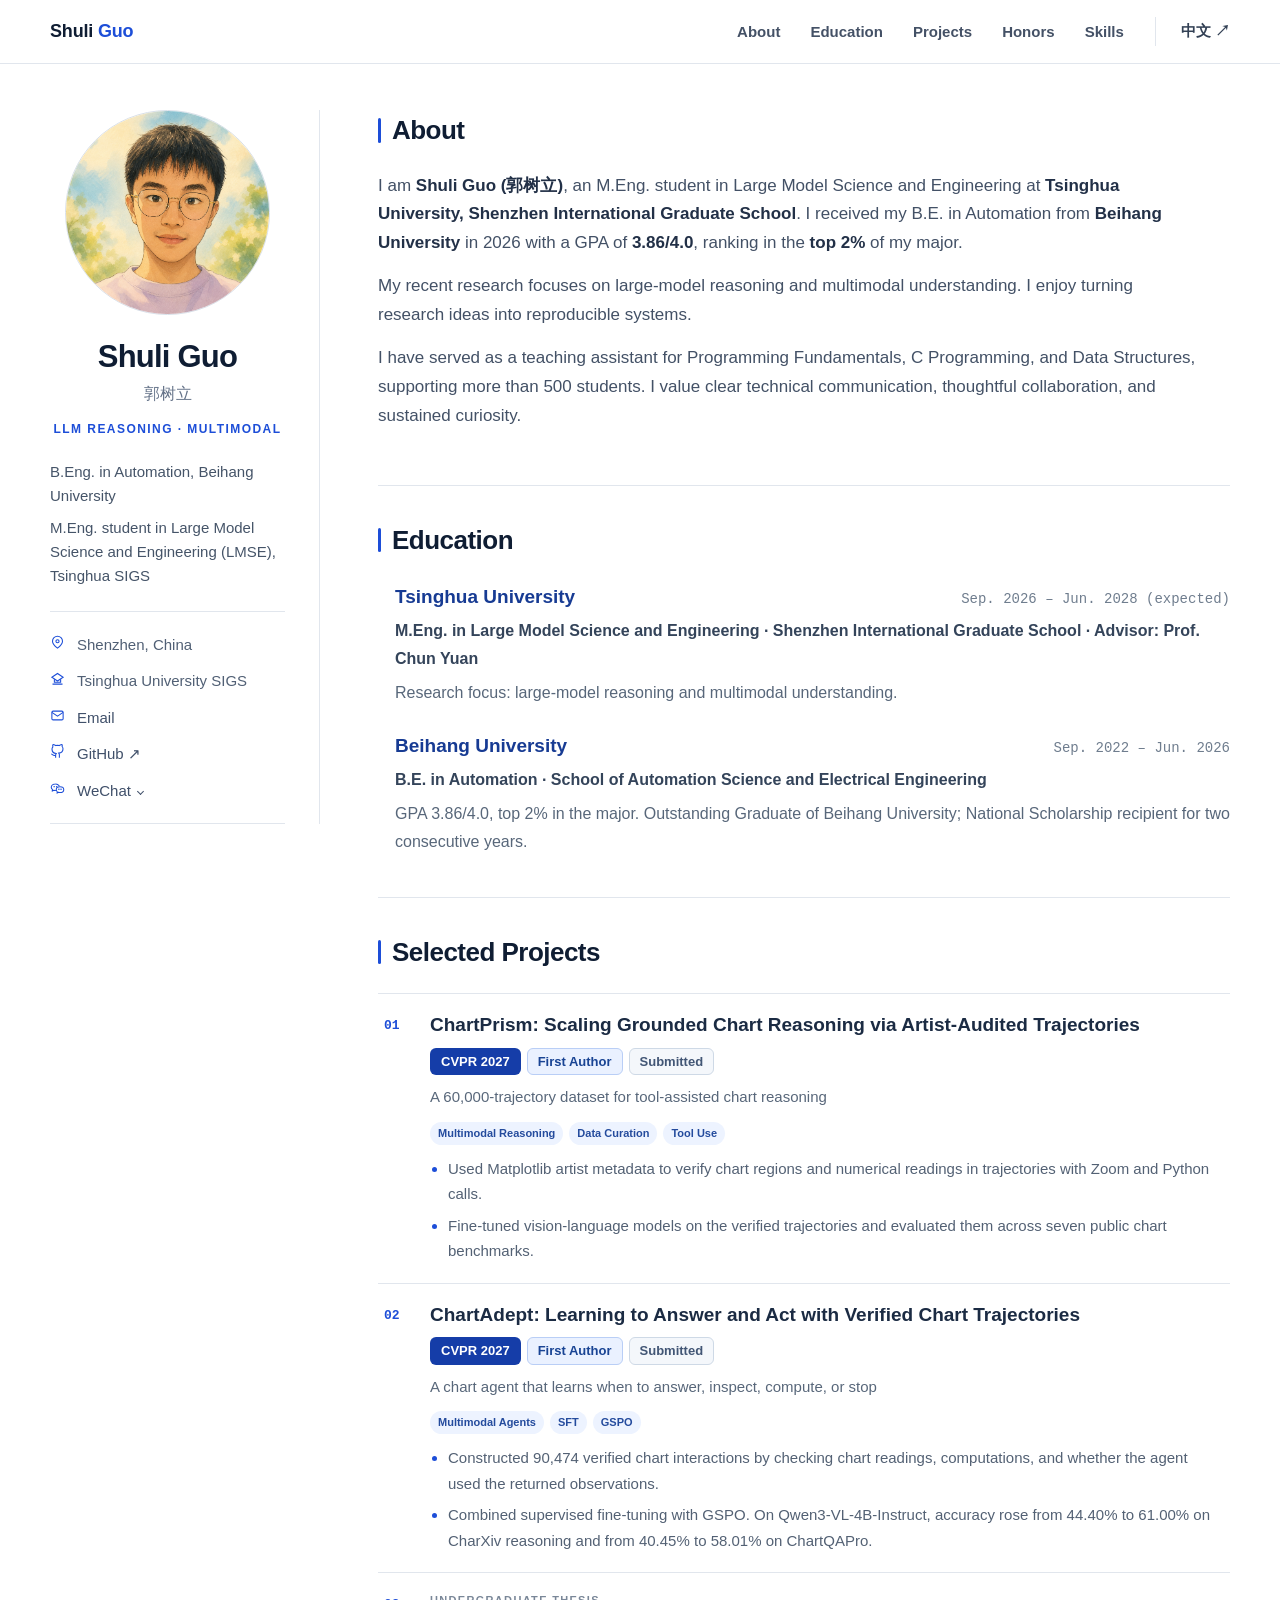
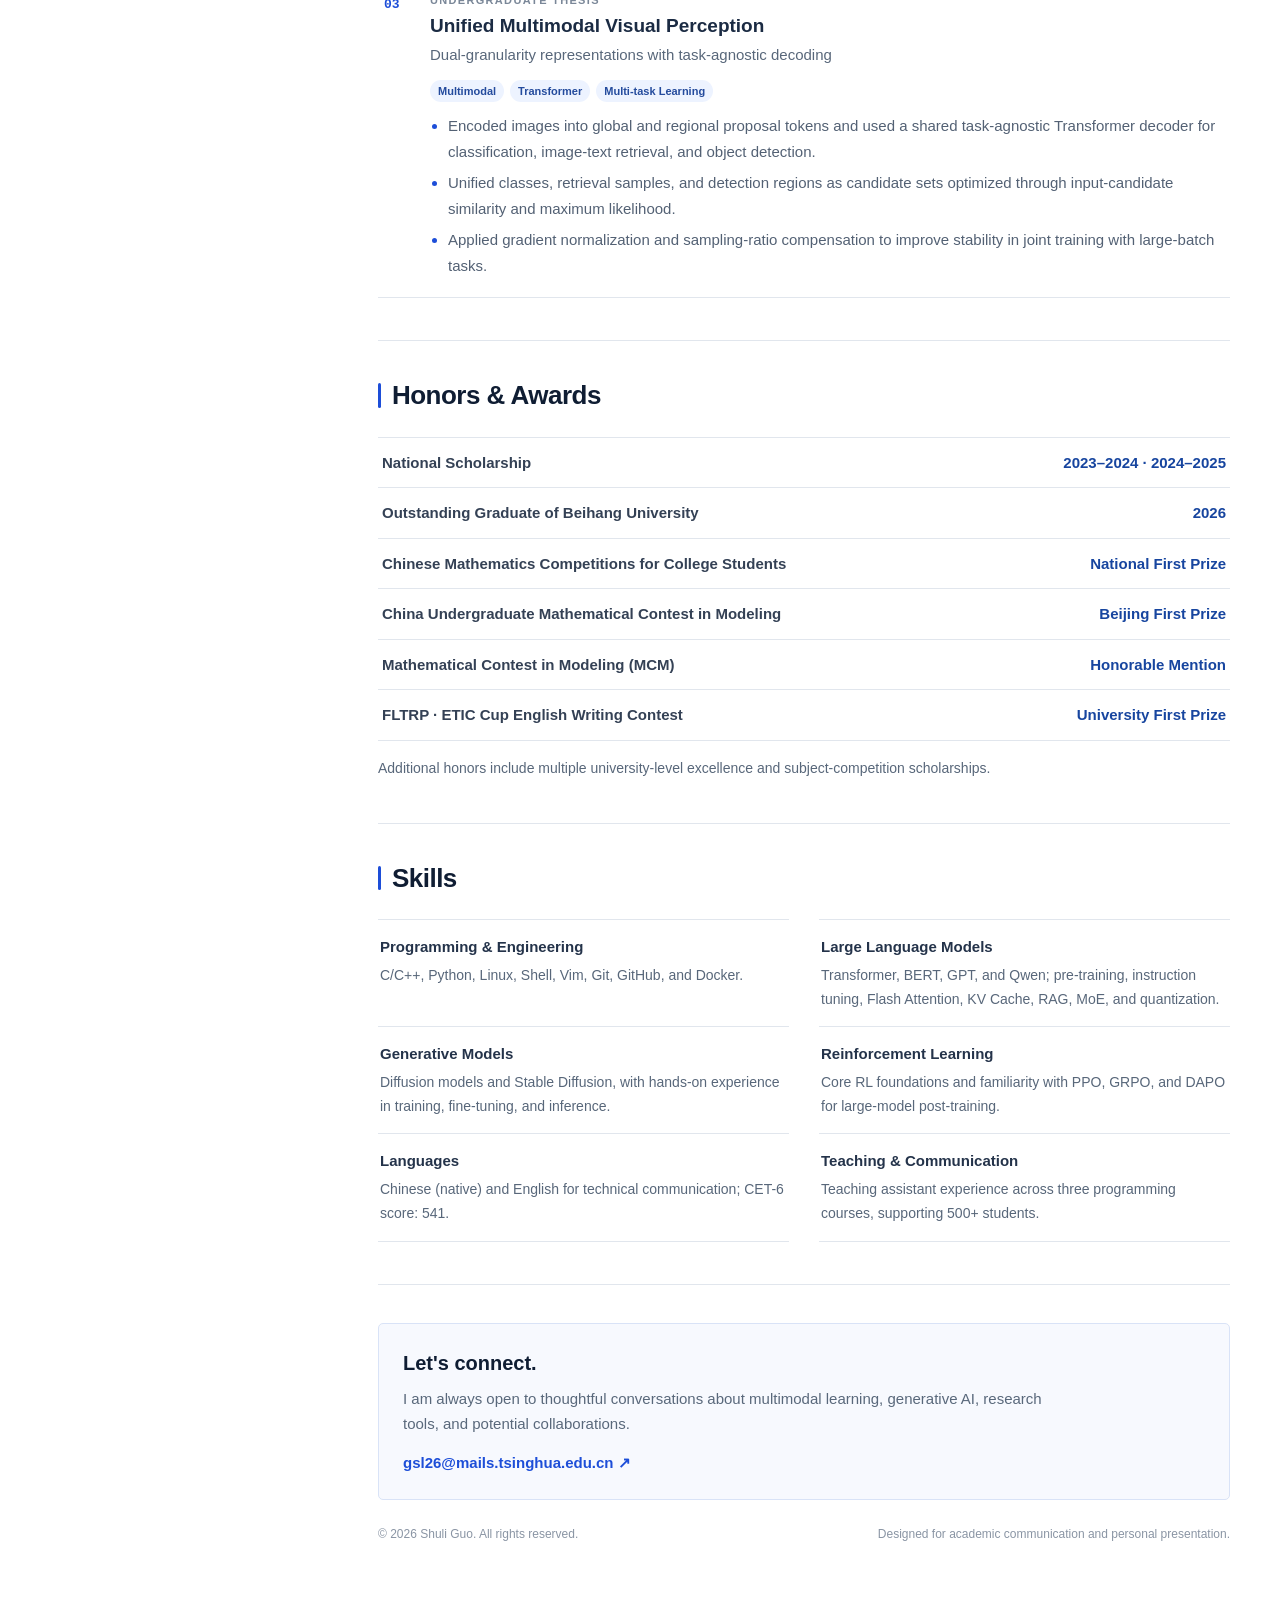
<file: site/index.html>
<!doctype html>
<html lang="en">
<head>
  <meta charset="utf-8">
  <meta name="viewport" content="width=device-width, initial-scale=1">
  <title>Shuli Guo — Homepage</title>
  <meta name="description" content="Shuli Guo — large language models, generative AI, multimodal perception, and research agents.">
  <link rel="canonical" href="https://baymaxthu.github.io/">
  <link rel="alternate" hreflang="en" href="https://baymaxthu.github.io/">
  <link rel="alternate" hreflang="zh-CN" href="https://baymaxthu.github.io/zh/">
  <meta property="og:type" content="website">
  <meta property="og:title" content="Shuli Guo — Homepage">
  <meta property="og:description" content="Large Language Models · Generative AI · Multimodal Perception">
  <meta property="og:url" content="https://baymaxthu.github.io/">
  <meta property="og:image" content="https://baymaxthu.github.io/assets/img/og.png">
  <link rel="stylesheet" href="assets/css/main.css?v=qr-dialog">
</head>
<body>
  <header class="masthead">
    <div class="masthead-inner">
      <a class="site-title" href="#about">Shuli <span>Guo</span></a>
      <nav class="nav-links" aria-label="Primary navigation">
        <a href="#about">About</a>
        <a href="#education">Education</a>
        <a href="#projects">Projects</a>
        <a href="#honors">Honors</a>
        <a href="#skills">Skills</a>
      </nav>
      <div class="language-switch">
        <a href="zh/" lang="zh-CN" aria-label="切换到中文">中文 <span aria-hidden="true">↗</span></a>
      </div>
    </div>
  </header>

  <main class="page-shell">
    <aside class="profile" aria-label="Profile">
      <div class="avatar"><img src="assets/img/avatar.png" alt="Portrait of Shuli Guo"></div>
      <h1>Shuli Guo</h1>
      <p class="cn-name">郭树立</p>
      <p class="keywords">LLM REASONING · MULTIMODAL</p>
      <p class="bio education-bio">
        <span>B.Eng. in Automation, Beihang University</span>
        <span>M.Eng. student in Large Model Science and Engineering (LMSE), Tsinghua SIGS</span>
      </p>

      <ul class="profile-meta">
        <li>
          <svg viewBox="0 0 24 24" fill="none" stroke="currentColor"><path d="M20 10c0 5-8 11-8 11S4 15 4 10a8 8 0 1 1 16 0Z"/><circle cx="12" cy="10" r="2.5"/></svg>
          <span>Shenzhen, China</span>
        </li>
        <li>
          <svg viewBox="0 0 24 24" fill="none" stroke="currentColor"><path d="m3 10 9-6 9 6-9 6-9-6Z"/><path d="M7 13v5h10v-5M4 21h16"/></svg>
          <span>Tsinghua University SIGS</span>
        </li>
        <li>
          <svg viewBox="0 0 24 24" fill="none" stroke="currentColor"><rect x="3" y="5" width="18" height="14" rx="2"/><path d="m3 7 9 6 9-6"/></svg>
          <a href="mailto:gsl26@mails.tsinghua.edu.cn">Email</a>
        </li>
        <li>
          <svg viewBox="0 0 24 24" fill="none" stroke="currentColor"><path d="M15 22v-4a4.8 4.8 0 0 0-1-3.5c3.3-.4 6.8-1.6 6.8-7A5.4 5.4 0 0 0 19.4 4 5 5 0 0 0 19.3 1S18.2.6 15 2.5a13.4 13.4 0 0 0-6 0C5.8.6 4.7 1 4.7 1a5 5 0 0 0-.1 3.5 5.4 5.4 0 0 0-1.4 3.7c0 5.4 3.5 6.6 6.8 7A4.8 4.8 0 0 0 9 18v4"/><path d="M9 18c-4.5 1.4-5-2-7-2"/></svg>
          <a href="https://github.com/BaymaxTHU" target="_blank" rel="noreferrer">GitHub ↗</a>
        </li>
        <li class="wechat-contact">
          <svg viewBox="0 0 24 24" fill="none" stroke="currentColor" stroke-linecap="round" stroke-linejoin="round" aria-hidden="true">
            <path d="M14.6 7.7a6.7 6.7 0 0 0-5.8-3C5.1 4.7 2 7 2 10c0 1.5.8 2.9 2.1 3.8l-.6 2.4 2.8-1.5a9 9 0 0 0 2.5.4"/>
            <path d="M22 13.8c0 2.6-2.7 4.7-6 4.7-.8 0-1.6-.1-2.3-.4l-2.4 1.3.5-2.1a4.3 4.3 0 0 1-1.8-3.5c0-2.6 2.7-4.7 6-4.7s6 2.1 6 4.7Z"/>
            <path d="M6.6 9h.1m3.9 0h.1m3.5 4.1h.1m3.3 0h.1" stroke-width="2.3"/>
          </svg>
          <details class="wechat-details">
            <summary>WeChat</summary>
            <div class="wechat-account">
              <span class="wechat-id">BayMaxxyyds</span>
              <button class="wechat-copy" type="button" aria-label="Copy WeChat ID" hidden>Copy</button>
            </div>
            <span class="wechat-status" role="status" data-copied="WeChat ID copied" data-fallback="WeChat ID selected. Copy it manually."></span>
            <a class="wechat-qr" href="assets/img/wechat-qr.png">WeChat QR code</a>
          </details>
        </li>
      </ul>
    </aside>

    <article class="content">
      <section id="about" class="intro anchor">
        <div class="section-title"><h2>About</h2></div>
        <p>
          I am <strong>Shuli Guo (郭树立)</strong>, an M.Eng. student in Large Model Science and Engineering at <strong>Tsinghua University, Shenzhen International Graduate School</strong>. I received my B.E. in Automation from <strong>Beihang University</strong> in 2026 with a GPA of <strong>3.86/4.0</strong>, ranking in the <strong>top 2%</strong> of my major.
        </p>
        <p>
          My recent research focuses on large-model reasoning and multimodal understanding. I enjoy turning research ideas into reproducible systems.
        </p>
        <p>
          I have served as a teaching assistant for Programming Fundamentals, C Programming, and Data Structures, supporting more than 500 students. I value clear technical communication, thoughtful collaboration, and sustained curiosity.
        </p>
      </section>

      <section id="education" class="section anchor">
        <div class="section-title"><h2>Education</h2><span>02</span></div>
        <div class="cv-list">
          <div class="cv-item">
            <div class="cv-header"><h3>Tsinghua University</h3><time>Sep. 2026 – Jun. 2028 (expected)</time></div>
            <div class="cv-meta">M.Eng. in Large Model Science and Engineering · Shenzhen International Graduate School · Advisor: Prof. Chun Yuan</div>
            <p>Research focus: large-model reasoning and multimodal understanding.</p>
          </div>
          <div class="cv-item">
            <div class="cv-header"><h3>Beihang University</h3><time>Sep. 2022 – Jun. 2026</time></div>
            <div class="cv-meta">B.E. in Automation · School of Automation Science and Electrical Engineering</div>
            <p>GPA 3.86/4.0, top 2% in the major. Outstanding Graduate of Beihang University; National Scholarship recipient for two consecutive years.</p>
          </div>
        </div>
      </section>

      <section id="projects" class="section anchor">
        <div class="section-title"><h2>Selected Projects</h2><span>03</span></div>
        <div class="project-list">
          <article class="project">
            <div class="project-index">01</div>
            <div class="project-body">
              <h3>ChartPrism: Scaling Grounded Chart Reasoning via Artist-Audited Trajectories</h3>
              <p class="publication-status">
                <strong class="publication-venue">CVPR 2027</strong>
                <strong class="publication-author">First Author</strong>
                <span class="publication-stage">Submitted</span>
              </p>
              <p class="project-subtitle">A 60,000-trajectory dataset for tool-assisted chart reasoning</p>
              <div class="project-tags"><span>Multimodal Reasoning</span><span>Data Curation</span><span>Tool Use</span></div>
              <ul>
                <li>Used Matplotlib artist metadata to verify chart regions and numerical readings in trajectories with Zoom and Python calls.</li>
                <li>Fine-tuned vision-language models on the verified trajectories and evaluated them across seven public chart benchmarks.</li>
              </ul>
            </div>
          </article>

          <article class="project">
            <div class="project-index">02</div>
            <div class="project-body">
              <h3>ChartAdept: Learning to Answer and Act with Verified Chart Trajectories</h3>
              <p class="publication-status">
                <strong class="publication-venue">CVPR 2027</strong>
                <strong class="publication-author">First Author</strong>
                <span class="publication-stage">Submitted</span>
              </p>
              <p class="project-subtitle">A chart agent that learns when to answer, inspect, compute, or stop</p>
              <div class="project-tags"><span>Multimodal Agents</span><span>SFT</span><span>GSPO</span></div>
              <ul>
                <li>Constructed 90,474 verified chart interactions by checking chart readings, computations, and whether the agent used the returned observations.</li>
                <li>Combined supervised fine-tuning with GSPO. On Qwen3-VL-4B-Instruct, accuracy rose from 44.40% to 61.00% on CharXiv reasoning and from 40.45% to 58.01% on ChartQAPro.</li>
              </ul>
            </div>
          </article>

          <article class="project">
            <div class="project-index">03</div>
            <div class="project-body">
              <p class="project-label">Undergraduate Thesis</p>
              <h3>Unified Multimodal Visual Perception</h3>
              <p class="project-subtitle">Dual-granularity representations with task-agnostic decoding</p>
              <div class="project-tags"><span>Multimodal</span><span>Transformer</span><span>Multi-task Learning</span></div>
              <ul>
                <li>Encoded images into global and regional proposal tokens and used a shared task-agnostic Transformer decoder for classification, image-text retrieval, and object detection.</li>
                <li>Unified classes, retrieval samples, and detection regions as candidate sets optimized through input-candidate similarity and maximum likelihood.</li>
                <li>Applied gradient normalization and sampling-ratio compensation to improve stability in joint training with large-batch tasks.</li>
              </ul>
            </div>
          </article>
        </div>
      </section>

      <section id="honors" class="section anchor">
        <div class="section-title"><h2>Honors &amp; Awards</h2><span>04</span></div>
        <div class="honors">
          <div class="honor"><strong>National Scholarship</strong><span>2023–2024 · 2024–2025</span></div>
          <div class="honor"><strong>Outstanding Graduate of Beihang University</strong><span>2026</span></div>
          <div class="honor"><strong>Chinese Mathematics Competitions for College Students</strong><span>National First Prize</span></div>
          <div class="honor"><strong>China Undergraduate Mathematical Contest in Modeling</strong><span>Beijing First Prize</span></div>
          <div class="honor"><strong>Mathematical Contest in Modeling (MCM)</strong><span>Honorable Mention</span></div>
          <div class="honor"><strong>FLTRP · ETIC Cup English Writing Contest</strong><span>University First Prize</span></div>
        </div>
        <p class="honor-note">Additional honors include multiple university-level excellence and subject-competition scholarships.</p>
      </section>

      <section id="skills" class="section anchor">
        <div class="section-title"><h2>Skills</h2><span>05</span></div>
        <div class="skills-grid">
          <div class="skill"><h3>Programming &amp; Engineering</h3><p>C/C++, Python, Linux, Shell, Vim, Git, GitHub, and Docker.</p></div>
          <div class="skill"><h3>Large Language Models</h3><p>Transformer, BERT, GPT, and Qwen; pre-training, instruction tuning, Flash Attention, KV Cache, RAG, MoE, and quantization.</p></div>
          <div class="skill"><h3>Generative Models</h3><p>Diffusion models and Stable Diffusion, with hands-on experience in training, fine-tuning, and inference.</p></div>
          <div class="skill"><h3>Reinforcement Learning</h3><p>Core RL foundations and familiarity with PPO, GRPO, and DAPO for large-model post-training.</p></div>
          <div class="skill"><h3>Languages</h3><p>Chinese (native) and English for technical communication; CET-6 score: 541.</p></div>
          <div class="skill"><h3>Teaching &amp; Communication</h3><p>Teaching assistant experience across three programming courses, supporting 500+ students.</p></div>
        </div>
      </section>

      <section class="section anchor" id="contact">
        <div class="contact-box">
          <h2>Let&apos;s connect.</h2>
          <p>I am always open to thoughtful conversations about multimodal learning, generative AI, research tools, and potential collaborations.</p>
          <a href="mailto:gsl26@mails.tsinghua.edu.cn">gsl26@mails.tsinghua.edu.cn ↗</a>
        </div>
        <footer class="page-footer"><span>© 2026 Shuli Guo. All rights reserved.</span><span>Designed for academic communication and personal presentation.</span></footer>
      </section>
    </article>
  </main>
  <dialog class="wechat-dialog" id="wechat-qr-dialog" aria-labelledby="wechat-qr-title">
    <div class="wechat-dialog-header">
      <h2 id="wechat-qr-title">WeChat QR code</h2>
      <form method="dialog"><button class="wechat-copy" autofocus>Close</button></form>
    </div>
    <img src="assets/img/wechat-qr.png" alt="WeChat QR code for BayMaxxyyds" width="736" height="736" loading="lazy">
  </dialog>
  <script src="assets/js/wechat.js?v=qr-dialog" defer></script>
</body>
</html>
</file>
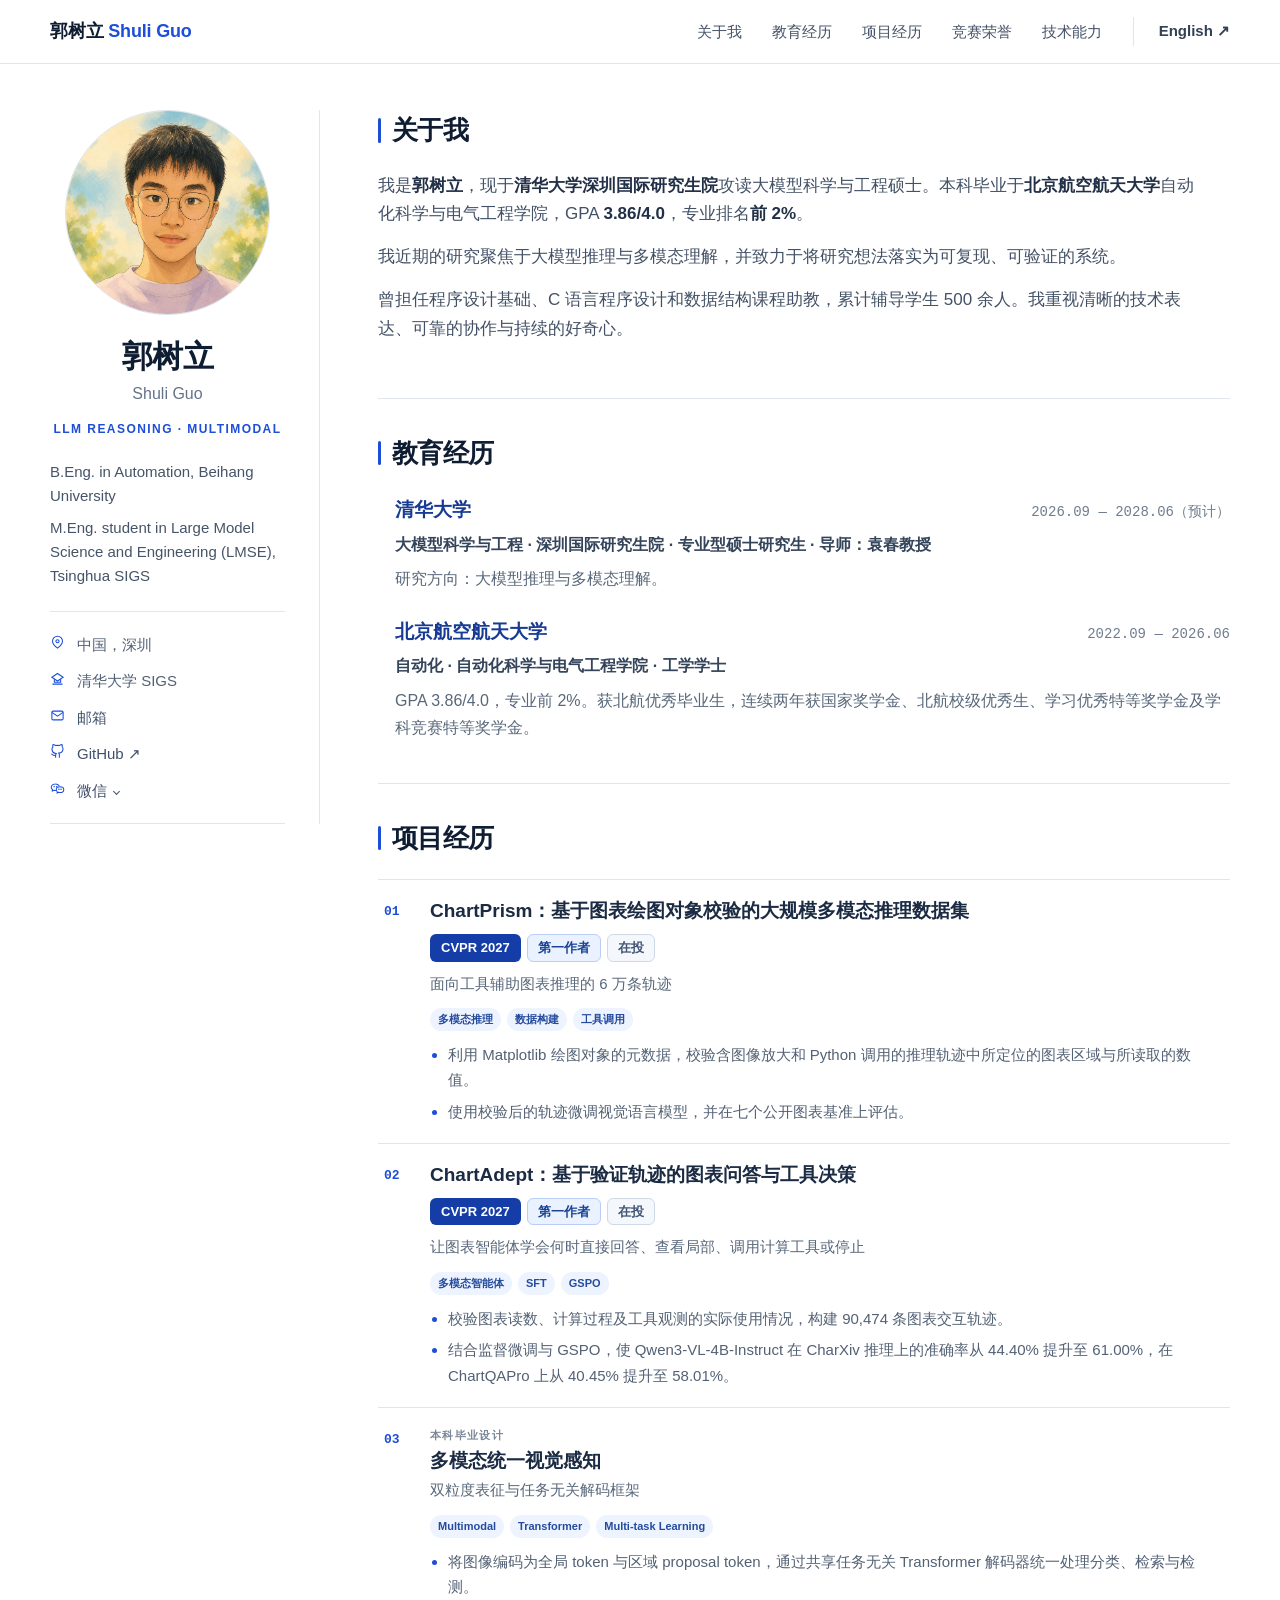
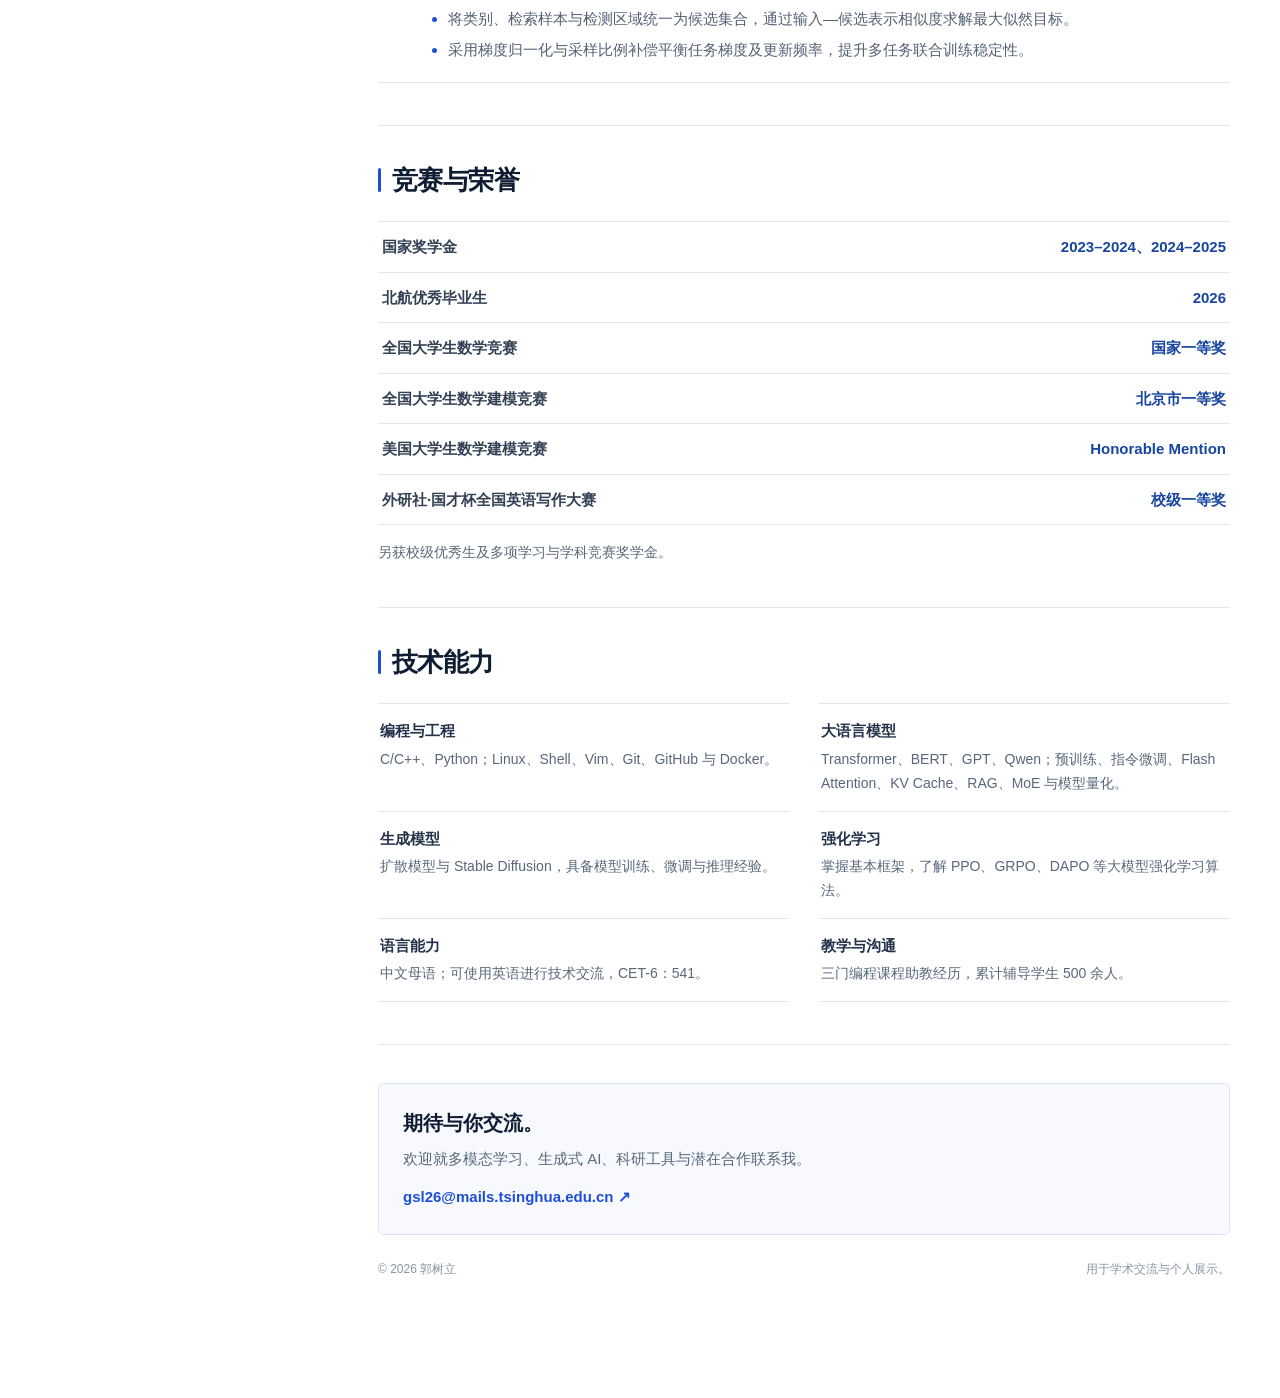
<file: site/zh/index.html>
<!doctype html>
<html lang="zh-CN">
<head>
  <meta charset="utf-8">
  <meta name="viewport" content="width=device-width, initial-scale=1">
  <title>郭树立 — 个人主页</title>
  <meta name="description" content="郭树立 — 大语言模型、生成式 AI、多模态视觉感知与科研智能体。">
  <link rel="canonical" href="https://baymaxthu.github.io/zh/">
  <link rel="alternate" hreflang="en" href="https://baymaxthu.github.io/">
  <link rel="alternate" hreflang="zh-CN" href="https://baymaxthu.github.io/zh/">
  <meta property="og:type" content="website">
  <meta property="og:title" content="郭树立 — 个人主页">
  <meta property="og:description" content="大语言模型 · 生成式 AI · 多模态视觉感知">
  <meta property="og:url" content="https://baymaxthu.github.io/zh/">
  <meta property="og:image" content="https://baymaxthu.github.io/assets/img/og.png">
  <link rel="stylesheet" href="../assets/css/main.css?v=qr-dialog">
</head>
<body>
  <header class="masthead">
    <div class="masthead-inner">
      <a class="site-title" href="#about">郭树立 <span>Shuli Guo</span></a>
      <nav class="nav-links" aria-label="主导航">
        <a href="#about">关于我</a>
        <a href="#education">教育经历</a>
        <a href="#projects">项目经历</a>
        <a href="#honors">竞赛荣誉</a>
        <a href="#skills">技术能力</a>
      </nav>
      <div class="language-switch"><a href="../" lang="en" aria-label="Switch to English">English <span aria-hidden="true">↗</span></a></div>
    </div>
  </header>

  <main class="page-shell">
    <aside class="profile" aria-label="个人信息">
      <div class="avatar"><img src="../assets/img/avatar.png" alt="郭树立的照片"></div>
      <h1>郭树立</h1>
      <p class="cn-name">Shuli Guo</p>
      <p class="keywords">LLM REASONING · MULTIMODAL</p>
      <p class="bio education-bio">
        <span>B.Eng. in Automation, Beihang University</span>
        <span>M.Eng. student in Large Model Science and Engineering (LMSE), Tsinghua SIGS</span>
      </p>
      <ul class="profile-meta">
        <li><svg viewBox="0 0 24 24" fill="none" stroke="currentColor"><path d="M20 10c0 5-8 11-8 11S4 15 4 10a8 8 0 1 1 16 0Z"/><circle cx="12" cy="10" r="2.5"/></svg><span>中国，深圳</span></li>
        <li><svg viewBox="0 0 24 24" fill="none" stroke="currentColor"><path d="m3 10 9-6 9 6-9 6-9-6Z"/><path d="M7 13v5h10v-5M4 21h16"/></svg><span>清华大学 SIGS</span></li>
        <li><svg viewBox="0 0 24 24" fill="none" stroke="currentColor"><rect x="3" y="5" width="18" height="14" rx="2"/><path d="m3 7 9 6 9-6"/></svg><a href="mailto:gsl26@mails.tsinghua.edu.cn">邮箱</a></li>
        <li><svg viewBox="0 0 24 24" fill="none" stroke="currentColor"><path d="M15 22v-4a4.8 4.8 0 0 0-1-3.5c3.3-.4 6.8-1.6 6.8-7A5.4 5.4 0 0 0 19.4 4 5 5 0 0 0 19.3 1S18.2.6 15 2.5a13.4 13.4 0 0 0-6 0C5.8.6 4.7 1 4.7 1a5 5 0 0 0-.1 3.5 5.4 5.4 0 0 0-1.4 3.7c0 5.4 3.5 6.6 6.8 7A4.8 4.8 0 0 0 9 18v4"/><path d="M9 18c-4.5 1.4-5-2-7-2"/></svg><a href="https://github.com/BaymaxTHU" target="_blank" rel="noreferrer">GitHub ↗</a></li>
        <li class="wechat-contact">
          <svg viewBox="0 0 24 24" fill="none" stroke="currentColor" stroke-linecap="round" stroke-linejoin="round" aria-hidden="true">
            <path d="M14.6 7.7a6.7 6.7 0 0 0-5.8-3C5.1 4.7 2 7 2 10c0 1.5.8 2.9 2.1 3.8l-.6 2.4 2.8-1.5a9 9 0 0 0 2.5.4"/>
            <path d="M22 13.8c0 2.6-2.7 4.7-6 4.7-.8 0-1.6-.1-2.3-.4l-2.4 1.3.5-2.1a4.3 4.3 0 0 1-1.8-3.5c0-2.6 2.7-4.7 6-4.7s6 2.1 6 4.7Z"/>
            <path d="M6.6 9h.1m3.9 0h.1m3.5 4.1h.1m3.3 0h.1" stroke-width="2.3"/>
          </svg>
          <details class="wechat-details">
            <summary>微信</summary>
            <div class="wechat-account">
              <span class="wechat-id">BayMaxxyyds</span>
              <button class="wechat-copy" type="button" aria-label="复制微信号" hidden>复制</button>
            </div>
            <span class="wechat-status" role="status" data-copied="微信号已复制" data-fallback="已选中微信号，请手动复制。"></span>
            <a class="wechat-qr" href="../assets/img/wechat-qr.png">微信二维码</a>
          </details>
        </li>
      </ul>
    </aside>

    <article class="content">
      <section id="about" class="intro anchor">
        <div class="section-title"><h2>关于我</h2></div>
        <p>我是<strong>郭树立</strong>，现于<strong>清华大学深圳国际研究生院</strong>攻读大模型科学与工程硕士。本科毕业于<strong>北京航空航天大学</strong>自动化科学与电气工程学院，GPA <strong>3.86/4.0</strong>，专业排名<strong>前 2%</strong>。</p>
        <p>我近期的研究聚焦于大模型推理与多模态理解，并致力于将研究想法落实为可复现、可验证的系统。</p>
        <p>曾担任程序设计基础、C 语言程序设计和数据结构课程助教，累计辅导学生 500 余人。我重视清晰的技术表达、可靠的协作与持续的好奇心。</p>
      </section>

      <section id="education" class="section anchor">
        <div class="section-title"><h2>教育经历</h2><span>02</span></div>
        <div class="cv-list">
          <div class="cv-item">
            <div class="cv-header"><h3>清华大学</h3><time>2026.09 — 2028.06（预计）</time></div>
            <div class="cv-meta">大模型科学与工程 · 深圳国际研究生院 · 专业型硕士研究生 · 导师：袁春教授</div>
            <p>研究方向：大模型推理与多模态理解。</p>
          </div>
          <div class="cv-item">
            <div class="cv-header"><h3>北京航空航天大学</h3><time>2022.09 — 2026.06</time></div>
            <div class="cv-meta">自动化 · 自动化科学与电气工程学院 · 工学学士</div>
            <p>GPA 3.86/4.0，专业前 2%。获北航优秀毕业生，连续两年获国家奖学金、北航校级优秀生、学习优秀特等奖学金及学科竞赛特等奖学金。</p>
          </div>
        </div>
      </section>

      <section id="projects" class="section anchor">
        <div class="section-title"><h2>项目经历</h2><span>03</span></div>
        <div class="project-list">
          <article class="project">
            <div class="project-index">01</div>
            <div class="project-body">
              <h3>ChartPrism：基于图表绘图对象校验的大规模多模态推理数据集</h3>
              <p class="publication-status">
                <strong class="publication-venue">CVPR 2027</strong>
                <strong class="publication-author">第一作者</strong>
                <span class="publication-stage">在投</span>
              </p>
              <p class="project-subtitle">面向工具辅助图表推理的 6 万条轨迹</p>
              <div class="project-tags"><span>多模态推理</span><span>数据构建</span><span>工具调用</span></div>
              <ul>
                <li>利用 Matplotlib 绘图对象的元数据，校验含图像放大和 Python 调用的推理轨迹中所定位的图表区域与所读取的数值。</li>
                <li>使用校验后的轨迹微调视觉语言模型，并在七个公开图表基准上评估。</li>
              </ul>
            </div>
          </article>

          <article class="project">
            <div class="project-index">02</div>
            <div class="project-body">
              <h3>ChartAdept：基于验证轨迹的图表问答与工具决策</h3>
              <p class="publication-status">
                <strong class="publication-venue">CVPR 2027</strong>
                <strong class="publication-author">第一作者</strong>
                <span class="publication-stage">在投</span>
              </p>
              <p class="project-subtitle">让图表智能体学会何时直接回答、查看局部、调用计算工具或停止</p>
              <div class="project-tags"><span>多模态智能体</span><span>SFT</span><span>GSPO</span></div>
              <ul>
                <li>校验图表读数、计算过程及工具观测的实际使用情况，构建 90,474 条图表交互轨迹。</li>
                <li>结合监督微调与 GSPO，使 Qwen3-VL-4B-Instruct 在 CharXiv 推理上的准确率从 44.40% 提升至 61.00%，在 ChartQAPro 上从 40.45% 提升至 58.01%。</li>
              </ul>
            </div>
          </article>

          <article class="project">
            <div class="project-index">03</div>
            <div class="project-body">
              <p class="project-label">本科毕业设计</p>
              <h3>多模态统一视觉感知</h3>
              <p class="project-subtitle">双粒度表征与任务无关解码框架</p>
              <div class="project-tags"><span>Multimodal</span><span>Transformer</span><span>Multi-task Learning</span></div>
              <ul>
                <li>将图像编码为全局 token 与区域 proposal token，通过共享任务无关 Transformer 解码器统一处理分类、检索与检测。</li>
                <li>将类别、检索样本与检测区域统一为候选集合，通过输入—候选表示相似度求解最大似然目标。</li>
                <li>采用梯度归一化与采样比例补偿平衡任务梯度及更新频率，提升多任务联合训练稳定性。</li>
              </ul>
            </div>
          </article>
        </div>
      </section>

      <section id="honors" class="section anchor">
        <div class="section-title"><h2>竞赛与荣誉</h2><span>04</span></div>
        <div class="honors">
          <div class="honor"><strong>国家奖学金</strong><span>2023–2024、2024–2025</span></div>
          <div class="honor"><strong>北航优秀毕业生</strong><span>2026</span></div>
          <div class="honor"><strong>全国大学生数学竞赛</strong><span>国家一等奖</span></div>
          <div class="honor"><strong>全国大学生数学建模竞赛</strong><span>北京市一等奖</span></div>
          <div class="honor"><strong>美国大学生数学建模竞赛</strong><span>Honorable Mention</span></div>
          <div class="honor"><strong>外研社·国才杯全国英语写作大赛</strong><span>校级一等奖</span></div>
        </div>
        <p class="honor-note">另获校级优秀生及多项学习与学科竞赛奖学金。</p>
      </section>

      <section id="skills" class="section anchor">
        <div class="section-title"><h2>技术能力</h2><span>05</span></div>
        <div class="skills-grid">
          <div class="skill"><h3>编程与工程</h3><p>C/C++、Python；Linux、Shell、Vim、Git、GitHub 与 Docker。</p></div>
          <div class="skill"><h3>大语言模型</h3><p>Transformer、BERT、GPT、Qwen；预训练、指令微调、Flash Attention、KV Cache、RAG、MoE 与模型量化。</p></div>
          <div class="skill"><h3>生成模型</h3><p>扩散模型与 Stable Diffusion，具备模型训练、微调与推理经验。</p></div>
          <div class="skill"><h3>强化学习</h3><p>掌握基本框架，了解 PPO、GRPO、DAPO 等大模型强化学习算法。</p></div>
          <div class="skill"><h3>语言能力</h3><p>中文母语；可使用英语进行技术交流，CET-6：541。</p></div>
          <div class="skill"><h3>教学与沟通</h3><p>三门编程课程助教经历，累计辅导学生 500 余人。</p></div>
        </div>
      </section>

      <section class="section anchor" id="contact">
        <div class="contact-box">
          <h2>期待与你交流。</h2>
          <p>欢迎就多模态学习、生成式 AI、科研工具与潜在合作联系我。</p>
          <a href="mailto:gsl26@mails.tsinghua.edu.cn">gsl26@mails.tsinghua.edu.cn ↗</a>
        </div>
        <footer class="page-footer"><span>© 2026 郭树立</span><span>用于学术交流与个人展示。</span></footer>
      </section>
    </article>
  </main>
  <dialog class="wechat-dialog" id="wechat-qr-dialog" aria-labelledby="wechat-qr-title">
    <div class="wechat-dialog-header">
      <h2 id="wechat-qr-title">微信二维码</h2>
      <form method="dialog"><button class="wechat-copy" autofocus>关闭</button></form>
    </div>
    <img src="../assets/img/wechat-qr.png" alt="BayMaxxyyds 的微信二维码" width="736" height="736" loading="lazy">
  </dialog>
  <script src="../assets/js/wechat.js?v=qr-dialog" defer></script>
</body>
</html>
</file>
<file: site/assets/css/main.css>
:root {
  --ink: #152033;
  --heading: #0f1d33;
  --muted: #58677a;
  --soft-muted: #7c8999;
  --line: #e1e6ed;
  --soft: #f7f9fc;
  --paper: #ffffff;
  --accent: #1d4ed8;
  --accent-dark: #153da8;
  --nav-height: 64px;
}

* { box-sizing: border-box; }
html { scroll-behavior: smooth; }
body {
  margin: 0;
  background: var(--paper);
  color: var(--ink);
  font-family: "Trebuchet MS", "PingFang SC", "Microsoft YaHei", Helvetica, Arial, sans-serif;
  font-size: 17px;
  line-height: 1.7;
  text-rendering: optimizeLegibility;
  -webkit-font-smoothing: antialiased;
}
a { color: var(--accent); text-decoration: none; }
a:hover { color: var(--accent-dark); }
::selection { background: #dbe7ff; color: #10265e; }

.masthead {
  position: sticky;
  top: 0;
  z-index: 50;
  height: var(--nav-height);
  border-bottom: 1px solid var(--line);
  background: rgb(255 255 255 / 94%);
  backdrop-filter: blur(14px);
}
.masthead-inner {
  display: flex;
  align-items: center;
  width: min(1180px, calc(100% - 48px));
  height: 100%;
  margin: 0 auto;
}
.site-title {
  margin-right: auto;
  color: var(--heading);
  font-size: 18px;
  font-weight: 760;
  letter-spacing: -.01em;
}
.site-title span { color: var(--accent); }
.nav-links { display: flex; align-items: center; gap: 30px; }
.nav-links a {
  position: relative;
  color: #445166;
  font-size: 15px;
  font-weight: 560;
}
.nav-links a::after {
  content: "";
  position: absolute;
  right: 100%;
  bottom: -9px;
  left: 0;
  height: 2px;
  background: var(--accent);
  transition: right .18s ease;
}
.nav-links a:hover { color: var(--accent); }
.nav-links a:hover::after { right: 0; }
.language-switch { margin-left: 31px; padding-left: 25px; border-left: 1px solid var(--line); }
.language-switch a { color: #334155; font-size: 15px; font-weight: 650; }

.page-shell {
  display: grid;
  grid-template-columns: 270px minmax(0, 1fr);
  gap: 58px;
  width: min(1180px, calc(100% - 48px));
  margin: 0 auto;
  padding: 46px 0 76px;
}
.profile {
  position: sticky;
  top: calc(var(--nav-height) + 36px);
  align-self: start;
  padding-right: 34px;
  border-right: 1px solid var(--line);
}
.avatar {
  width: 205px;
  height: 205px;
  margin: 0 auto 23px;
  overflow: hidden;
  border: 1px solid #d9e0e9;
  border-radius: 50%;
  background: var(--soft);
}
.avatar img { width: 100%; height: 100%; object-fit: cover; object-position: center; }
.profile h1 {
  margin: 0;
  color: var(--heading);
  font-size: 31px;
  font-weight: 780;
  line-height: 1.2;
  text-align: center;
  letter-spacing: -.025em;
}
.profile .cn-name { margin: 5px 0 12px; color: #657389; font-size: 16px; text-align: center; }
.profile .keywords { margin: 0 0 20px; color: var(--accent); font-size: 12px; font-weight: 780; letter-spacing: .12em; text-align: center; }
.profile .bio { margin: 0 0 23px; color: #455468; font-size: 15px; line-height: 1.6; }
.profile .education-bio { display: grid; gap: 8px; }
.profile .education-bio span { display: block; }
.profile-meta {
  display: grid;
  gap: 11px;
  padding: 20px 0;
  margin: 0;
  border-top: 1px solid var(--line);
  border-bottom: 1px solid var(--line);
  list-style: none;
}
.profile-meta li { display: grid; grid-template-columns: 18px 1fr; align-items: start; gap: 9px; color: #516075; font-size: 15px; }
.profile-meta svg { width: 15px; height: 15px; margin-top: 3px; color: var(--accent); stroke-width: 1.7; }
.profile-meta a, .wechat-details summary { color: #40506a; }
.wechat-details { min-width: 0; }
.wechat-details summary {
  width: fit-content;
  list-style: none;
  cursor: pointer;
}
.wechat-details summary::-webkit-details-marker { display: none; }
.wechat-details summary::after {
  display: inline-block;
  margin-left: 7px;
  border: solid currentColor;
  border-width: 0 1px 1px 0;
  padding: 2px;
  content: "";
  transform: translateY(-2px) rotate(45deg);
}
.wechat-details[open] summary::after { transform: rotate(225deg); }
.wechat-details summary:hover, .wechat-copy:hover { color: var(--accent); }
.wechat-details :focus-visible { outline: 2px solid var(--accent); outline-offset: 2px; }
.wechat-account {
  display: flex;
  flex-wrap: wrap;
  align-items: center;
  gap: 4px 8px;
  margin-top: 6px;
  font-size: 13px;
}
.wechat-id { overflow-wrap: anywhere; }
.wechat-copy {
  padding: 2px 6px;
  border: 1px solid var(--line);
  border-radius: 4px;
  background: var(--paper);
  color: inherit;
  font: inherit;
  cursor: pointer;
}
.wechat-status:empty { display: none; }
.wechat-status { display: block; margin-top: 4px; font-size: 12px; }
.profile-meta .wechat-qr {
  display: inline-block;
  margin-top: 6px;
  color: var(--accent);
  font-size: 13px;
}
.wechat-qr:hover { text-decoration: underline; }
.wechat-dialog {
  width: calc(100% - 24px);
  max-width: 360px;
  max-height: calc(100dvh - 24px);
  padding: 16px;
  border: 1px solid var(--line);
  border-radius: 12px;
  background: var(--paper);
  color: var(--heading);
}
.wechat-dialog::backdrop { background: rgb(19 33 55 / 55%); }
.wechat-dialog-header {
  display: flex;
  justify-content: space-between;
  align-items: center;
  gap: 10px;
  margin-bottom: 10px;
}
.wechat-dialog-header h2 { margin: 0; font-size: 16px; }
.wechat-dialog-header button { padding: 4px 8px; }
.wechat-dialog img {
  display: block;
  width: min(100%, 320px, max(0px, calc(100dvh - 112px)));
  height: auto;
  margin: 0 auto;
}
.content { min-width: 0; padding-top: 4px; }
.anchor { scroll-margin-top: calc(var(--nav-height) + 24px); }
.intro { padding: 0 0 40px; }
.intro p { max-width: 820px; margin: 0 0 14px; color: #435166; font-size: 17px; }
.intro strong { color: #223047; font-weight: 700; }
.section { padding: 38px 0 42px; border-top: 1px solid var(--line); }
.section-title {
  position: relative;
  display: flex;
  align-items: center;
  gap: 10px;
  margin: 0 0 25px;
  padding-left: 14px;
}
.section-title::before {
  content: "";
  position: absolute;
  top: 4px;
  bottom: 4px;
  left: 0;
  width: 3px;
  border-radius: 2px;
  background: var(--accent);
}
.section-title h2 { margin: 0; color: var(--heading); font-size: 26px; font-weight: 730; line-height: 1.25; letter-spacing: -.02em; }
.section-title > span { display: none; }

.cv-list { display: grid; gap: 24px; }
.cv-item { padding-left: 17px; }
.cv-item::before { display: none; }
.cv-header { display: flex; align-items: baseline; justify-content: space-between; gap: 24px; }
.cv-header h3 { margin: 0; color: #173b93; font-size: 19px; font-weight: 720; }
.cv-header time { flex: 0 0 auto; color: #6f7d8e; font-family: ui-monospace, "SFMono-Regular", Consolas, monospace; font-size: 14px; }
.cv-meta { margin: 4px 0 7px; color: #34445a; font-size: 16px; font-weight: 620; }
.cv-item p { margin: 0; color: var(--muted); font-size: 16px; }

.project-list { display: grid; }
.project {
  display: grid;
  grid-template-columns: 52px 1fr;
  border-top: 1px solid var(--line);
  background: #fff;
}
.project:last-child { border-bottom: 1px solid var(--line); }
.project:hover { background: #fafbfe; }
.project-index {
  display: flex;
  justify-content: flex-start;
  padding: 21px 0 0 6px;
  color: var(--accent);
  font-family: ui-monospace, "SFMono-Regular", Consolas, monospace;
  font-size: 13px;
  font-weight: 740;
}
.project-body { padding: 18px 12px 19px 0; }
.project-label { margin: 0 0 3px; color: #7a8798; font-size: 11px; font-weight: 800; letter-spacing: .12em; text-transform: uppercase; }
.project h3 { margin: 0; color: #1b2b43; font-size: 19px; font-weight: 700; line-height: 1.4; }
.publication-status {
  display: flex;
  flex-wrap: wrap;
  align-items: center;
  gap: 6px;
  margin: 9px 0;
}
.publication-status > * {
  padding: 4px 10px;
  border: 1px solid transparent;
  border-radius: 6px;
  font-size: 13px;
  font-weight: 750;
  line-height: 1.35;
}
.publication-venue { background: var(--accent-dark); color: var(--paper); }
.publication-author { border-color: #b9cef6; background: #eaf1ff; color: #194494; }
.publication-stage { border-color: #ced9e6; background: #f4f7fb; color: #425675; }
.project-subtitle { margin: 3px 0 12px; color: var(--muted); font-size: 15px; }
.project-tags { display: flex; flex-wrap: wrap; gap: 6px; margin-bottom: 11px; }
.project-tags span { padding: 2px 8px; border-radius: 99px; background: #edf3ff; color: #244b9d; font-size: 11px; font-weight: 650; }
.project ul { display: grid; gap: 6px; padding-left: 18px; margin: 0; color: #536174; font-size: 15px; }
.project li::marker { color: var(--accent); }
.project-links { margin-top: 10px; }
.project-links a { font-size: 12px; font-weight: 750; letter-spacing: .05em; text-transform: uppercase; }

.honors { display: grid; border-top: 1px solid var(--line); }
.honor { display: grid; grid-template-columns: 1fr auto; gap: 20px; padding: 12px 4px; border-bottom: 1px solid var(--line); }
.honor strong { color: #344155; font-size: 15px; font-weight: 620; }
.honor span { color: #17459f; font-size: 15px; font-weight: 650; }
.honor-note { margin: 16px 0 0; color: var(--muted); font-size: 14px; }

.skills-grid { display: grid; grid-template-columns: repeat(2, 1fr); column-gap: 30px; row-gap: 0; }
.skill { padding: 14px 2px 15px; border-top: 1px solid var(--line); }
.skill:nth-last-child(-n + 2) { border-bottom: 1px solid var(--line); }
.skill h3 { margin: 0 0 4px; color: #24334a; font-size: 15px; }
.skill p { margin: 0; color: var(--muted); font-size: 14px; }

.contact-box { padding: 22px 24px; border: 1px solid #d9e3f7; border-radius: 5px; background: #f7f9fe; }
.contact-box h2 { margin: 0 0 6px; color: var(--heading); font-size: 20px; font-weight: 720; }
.contact-box p { max-width: 640px; margin: 0 0 12px; color: #59687b; font-size: 15px; }
.contact-box a { color: var(--accent); font-size: 15px; font-weight: 680; }
.page-footer { display: flex; justify-content: space-between; padding-top: 24px; color: #8a95a4; font-size: 12px; }

@media (max-width: 930px) {
  .nav-links { gap: 18px; }
  .page-shell { grid-template-columns: 220px minmax(0, 1fr); gap: 38px; }
  .profile { padding-right: 24px; }
  .avatar { width: 165px; height: 165px; }
}

@media (max-width: 720px) {
  :root { --nav-height: 58px; }
  .masthead-inner { width: calc(100% - 30px); }
  .nav-links { display: none; }
  .language-switch { margin-left: 12px; padding-left: 12px; }
  .page-shell { display: block; width: min(100% - 32px, 620px); padding-top: 27px; }
  .profile {
    position: static;
    display: grid;
    grid-template-columns: 96px 1fr;
    column-gap: 18px;
    padding: 0 0 27px;
    border-right: 0;
    border-bottom: 1px solid var(--line);
  }
  .avatar { grid-row: span 4; width: 96px; height: 96px; margin: 0; }
  .profile h1 { align-self: end; font-size: 23px; text-align: left; }
  .profile .cn-name, .profile .keywords { margin-bottom: 3px; text-align: left; }
  .profile .bio { grid-column: 1 / -1; margin: 17px 0 0; }
  .profile-meta { grid-column: 1 / -1; grid-template-columns: repeat(2, 1fr); margin-top: 17px; }
  .wechat-contact:has(.wechat-details[open]) { grid-column: 1 / -1; }
  .content { padding-top: 31px; }
  .intro { padding-bottom: 35px; }
  .section { padding: 34px 0 38px; }
  .cv-header { display: block; }
  .cv-header time { display: block; margin-top: 3px; }
  .project { grid-template-columns: 38px 1fr; }
  .project-index { padding-left: 2px; }
  .project-body { padding-right: 0; }
  .honor { grid-template-columns: 1fr; gap: 2px; }
  .skills-grid { grid-template-columns: 1fr; }
  .skill:nth-last-child(2) { border-bottom: 0; }
  .page-footer { display: grid; gap: 2px; }
}

@media (prefers-reduced-motion: reduce) {
  html { scroll-behavior: auto; }
  *, *::before, *::after { transition: none !important; }
}
</file>
